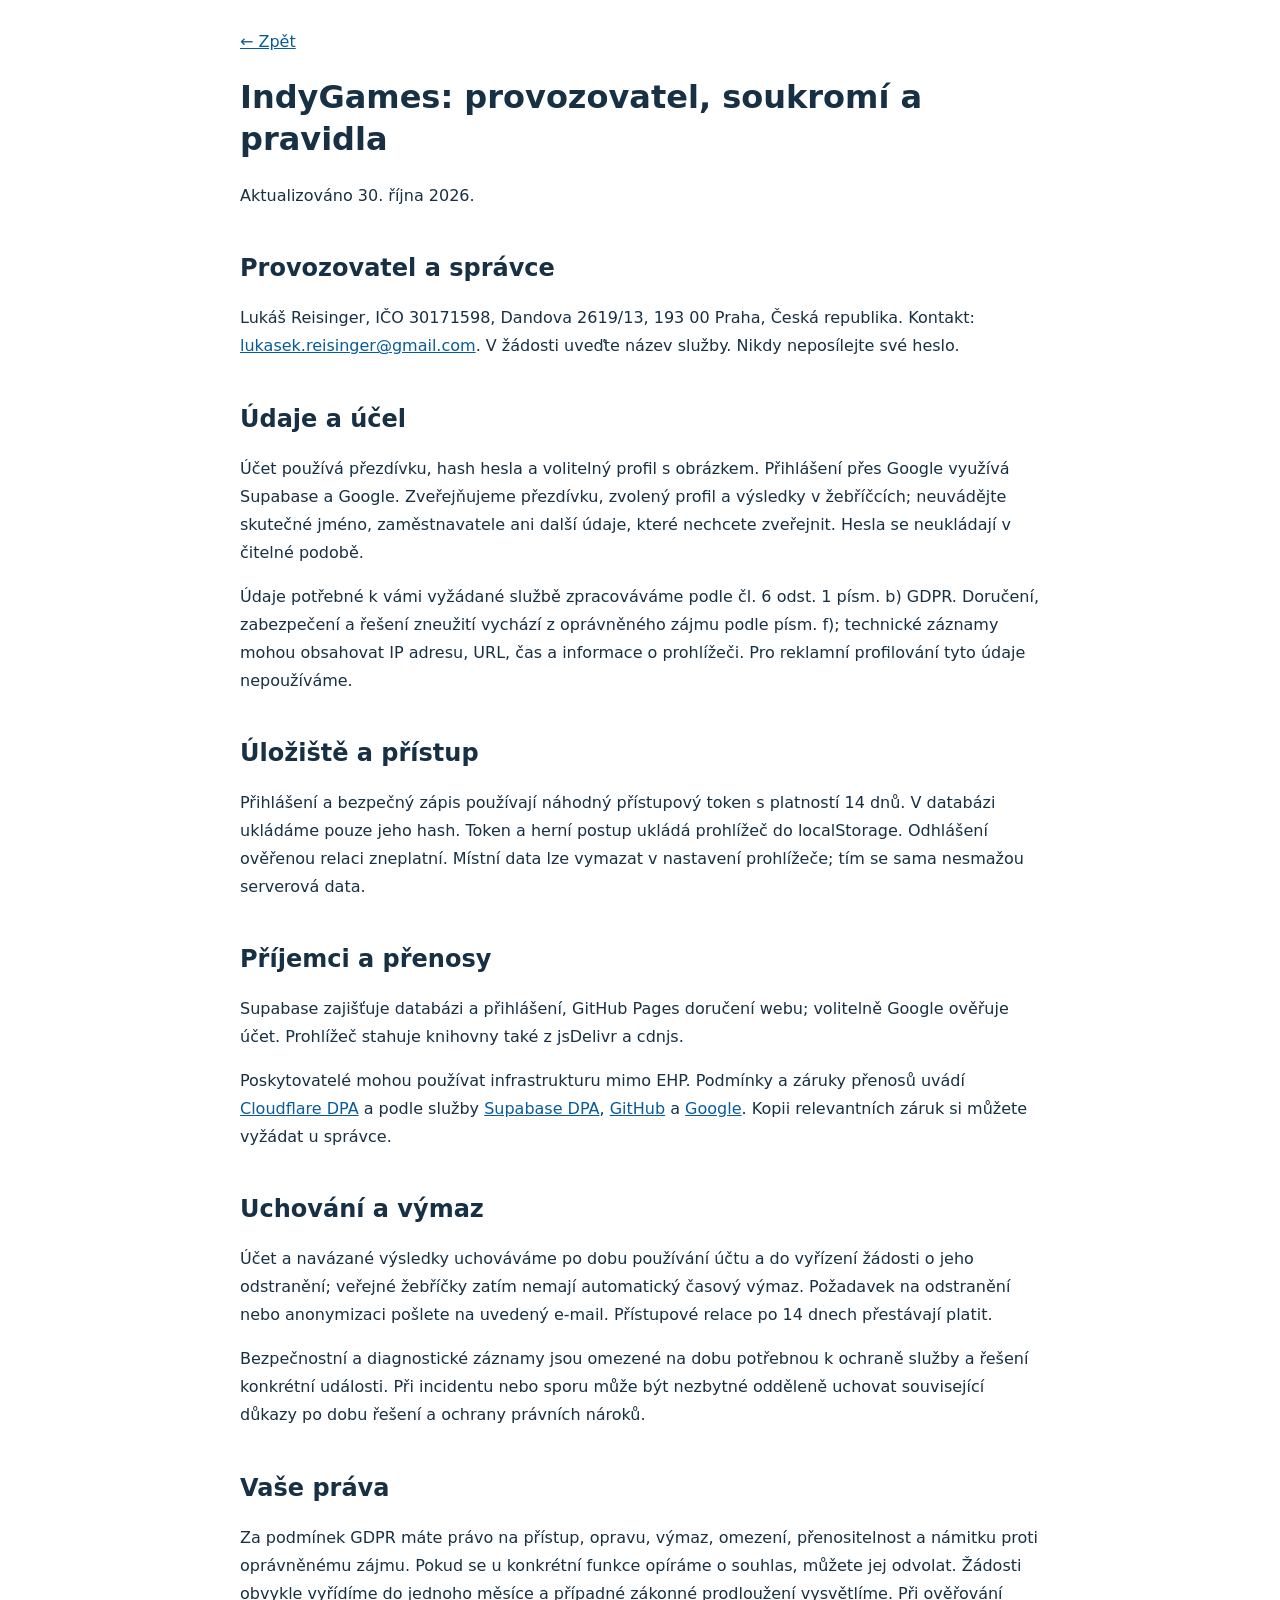
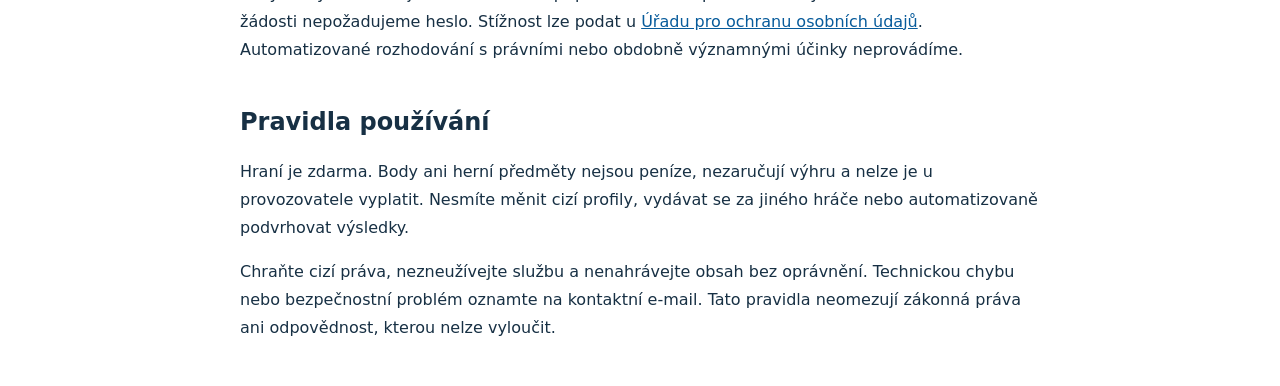
<file: soukromi.html>
<!doctype html><html lang="cs"><head><meta charset="utf-8"><meta name="viewport" content="width=device-width,initial-scale=1"><title>Soukromí a pravidla | IndyGames</title><style>body{font:16px/1.75 system-ui;max-width:800px;padding:28px;margin:auto;color:#173044}a{color:#075b9b}h1,h2{line-height:1.3}h2{margin-top:1.8em}</style></head><body><a href="/">← Zpět</a><h1>IndyGames: provozovatel, soukromí a pravidla</h1><p>Aktualizováno 30. října 2026.</p><h2>Provozovatel a správce</h2><p>Lukáš Reisinger, IČO 30171598, Dandova 2619/13, 193 00 Praha, Česká republika. Kontakt: <a href="mailto:lukasek.reisinger@gmail.com">lukasek.reisinger@gmail.com</a>. V žádosti uveďte název služby. Nikdy neposílejte své heslo.</p><h2>Údaje a účel</h2><p>Účet používá přezdívku, hash hesla a volitelný profil s obrázkem. Přihlášení přes Google využívá Supabase a Google. Zveřejňujeme přezdívku, zvolený profil a výsledky v žebříčcích; neuvádějte skutečné jméno, zaměstnavatele ani další údaje, které nechcete zveřejnit. Hesla se neukládají v čitelné podobě.</p><p>Údaje potřebné k vámi vyžádané službě zpracováváme podle čl. 6 odst. 1 písm. b) GDPR. Doručení, zabezpečení a řešení zneužití vychází z oprávněného zájmu podle písm. f); technické záznamy mohou obsahovat IP adresu, URL, čas a informace o prohlížeči. Pro reklamní profilování tyto údaje nepoužíváme.</p><h2>Úložiště a přístup</h2><p>Přihlášení a bezpečný zápis používají náhodný přístupový token s platností 14 dnů. V databázi ukládáme pouze jeho hash. Token a herní postup ukládá prohlížeč do localStorage. Odhlášení ověřenou relaci zneplatní. Místní data lze vymazat v nastavení prohlížeče; tím se sama nesmažou serverová data.</p><h2>Příjemci a přenosy</h2><p>Supabase zajišťuje databázi a přihlášení, GitHub Pages doručení webu; volitelně Google ověřuje účet. Prohlížeč stahuje knihovny také z jsDelivr a cdnjs.</p><p>Poskytovatelé mohou používat infrastrukturu mimo EHP. Podmínky a záruky přenosů uvádí <a href="https://www.cloudflare.com/cloudflare-customer-dpa/">Cloudflare DPA</a> a podle služby <a href="https://supabase.com/legal/dpa">Supabase DPA</a>, <a href="https://docs.github.com/en/site-policy/privacy-policies/github-general-privacy-statement">GitHub</a> a <a href="https://policies.google.com/privacy">Google</a>. Kopii relevantních záruk si můžete vyžádat u správce.</p><h2>Uchování a výmaz</h2><p>Účet a navázané výsledky uchováváme po dobu používání účtu a do vyřízení žádosti o jeho odstranění; veřejné žebříčky zatím nemají automatický časový výmaz. Požadavek na odstranění nebo anonymizaci pošlete na uvedený e-mail. Přístupové relace po 14 dnech přestávají platit.</p><p>Bezpečnostní a diagnostické záznamy jsou omezené na dobu potřebnou k ochraně služby a řešení konkrétní události. Při incidentu nebo sporu může být nezbytné odděleně uchovat související důkazy po dobu řešení a ochrany právních nároků.</p><h2>Vaše práva</h2><p>Za podmínek GDPR máte právo na přístup, opravu, výmaz, omezení, přenositelnost a námitku proti oprávněnému zájmu. Pokud se u konkrétní funkce opíráme o souhlas, můžete jej odvolat. Žádosti obvykle vyřídíme do jednoho měsíce a případné zákonné prodloužení vysvětlíme. Při ověřování žádosti nepožadujeme heslo. Stížnost lze podat u <a href="https://uoou.gov.cz">Úřadu pro ochranu osobních údajů</a>. Automatizované rozhodování s právními nebo obdobně významnými účinky neprovádíme.</p><h2>Pravidla používání</h2><p>Hraní je zdarma. Body ani herní předměty nejsou peníze, nezaručují výhru a nelze je u provozovatele vyplatit. Nesmíte měnit cizí profily, vydávat se za jiného hráče nebo automatizovaně podvrhovat výsledky.</p><p>Chraňte cizí práva, nezneužívejte službu a nenahrávejte obsah bez oprávnění. Technickou chybu nebo bezpečnostní problém oznamte na kontaktní e-mail. Tato pravidla neomezují zákonná práva ani odpovědnost, kterou nelze vyloučit.</p></body></html>
</file>
